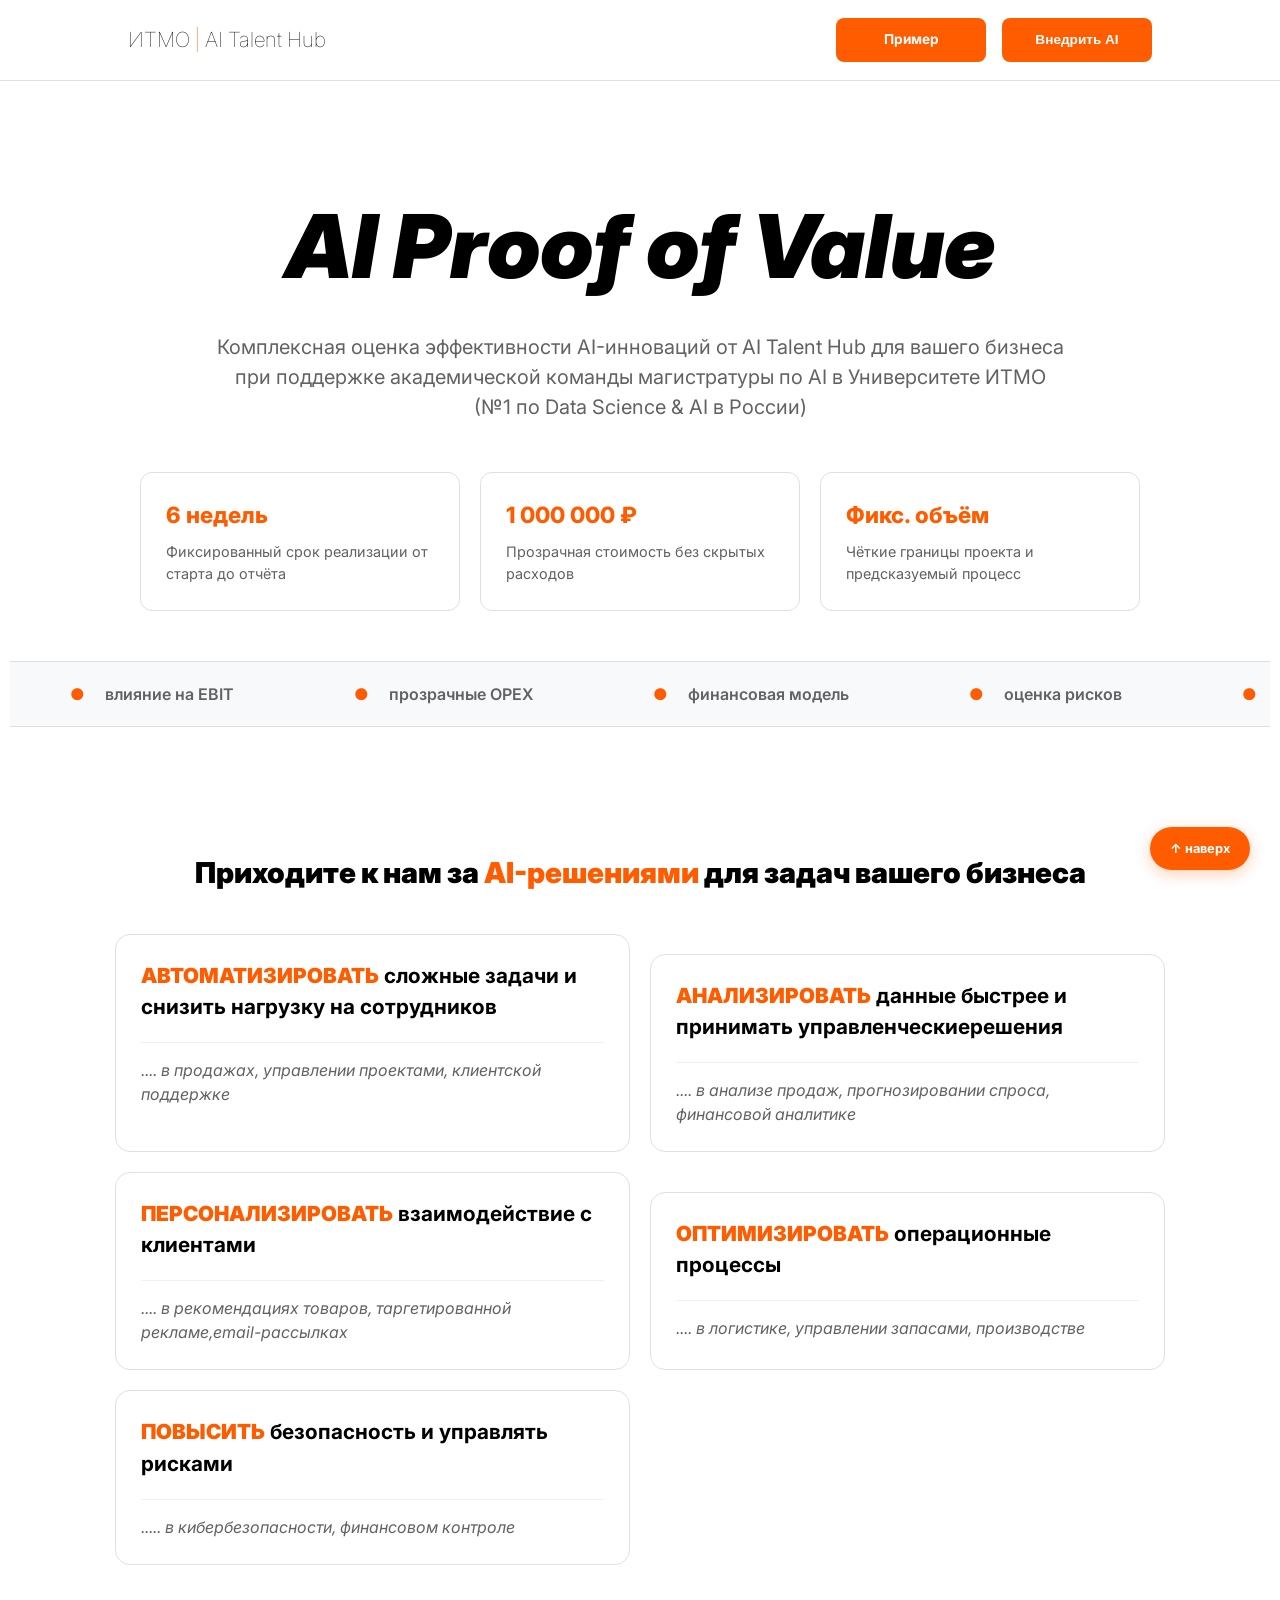
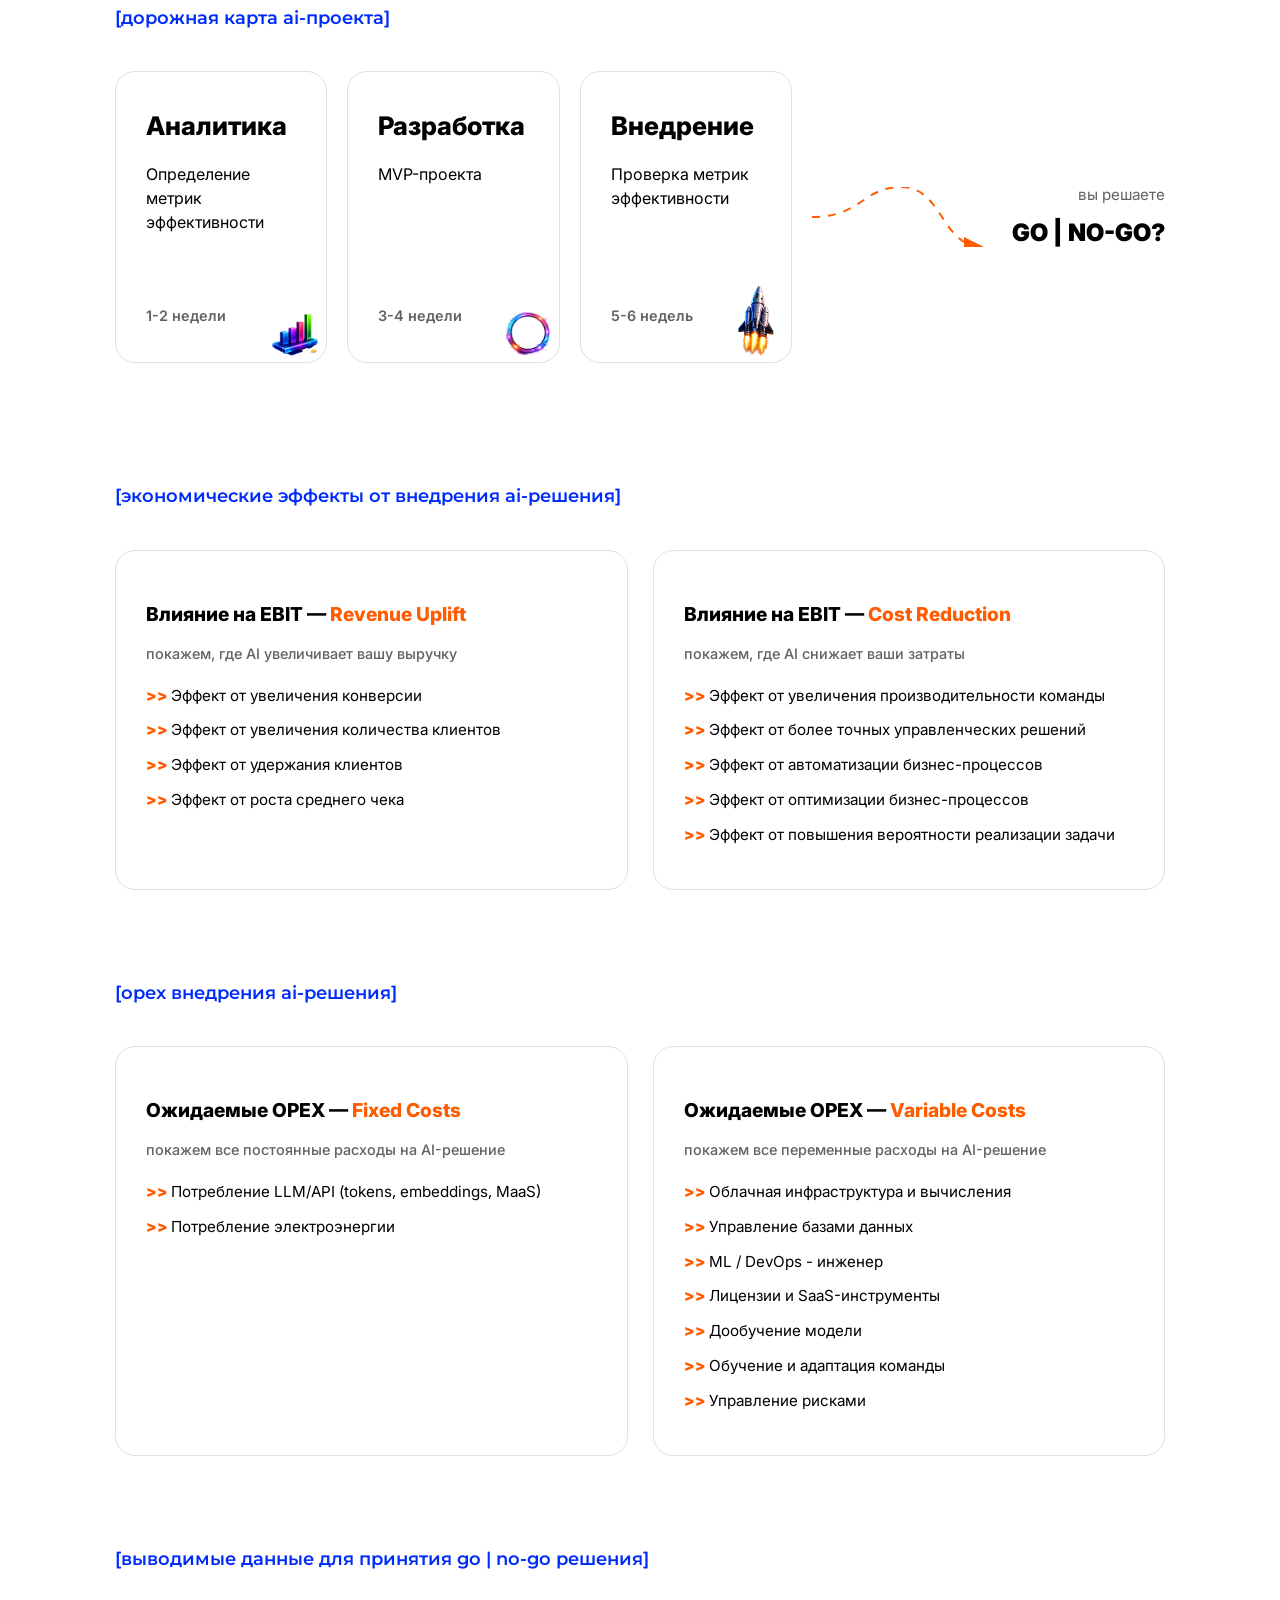
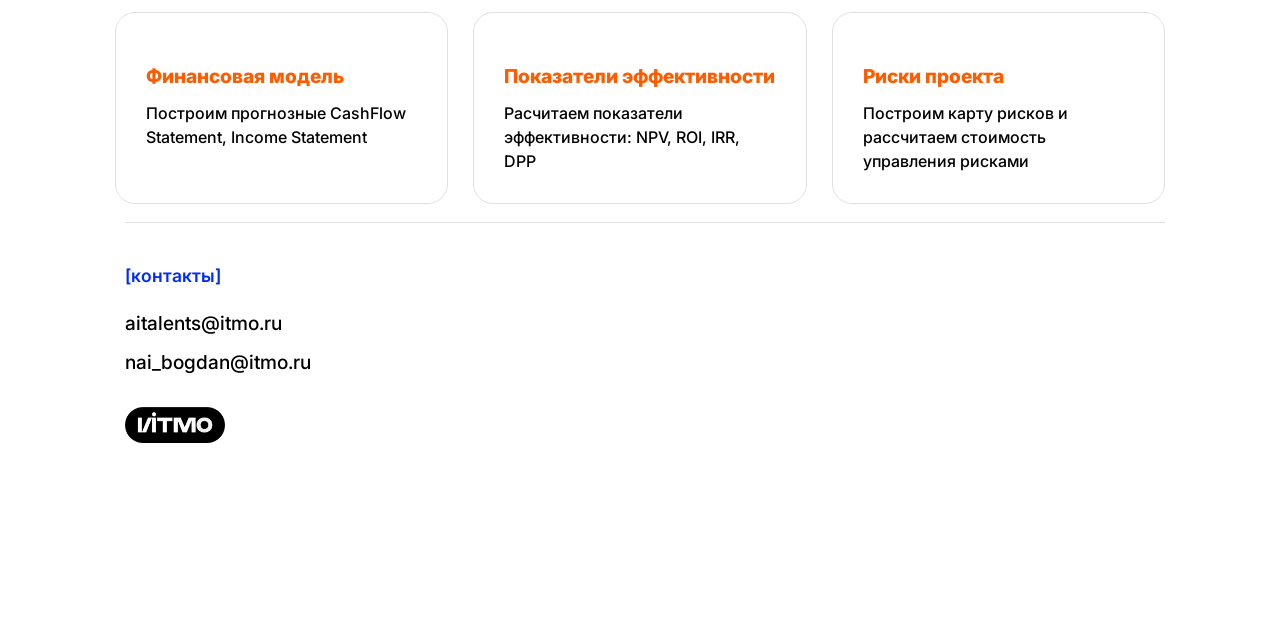
<file: index.html>
<!DOCTYPE html>
<html lang="ru">
<head>
    <meta charset="UTF-8">
    <meta name="viewport" content="width=device-width, initial-scale=1.0">
    <title>AI Talent Hub - Proof of Value</title>
    
    <link rel="preconnect" href="https://fonts.googleapis.com">
    <link rel="preconnect" href="https://fonts.gstatic.com" crossorigin>
    <link href="https://fonts.googleapis.com/css2?family=Inter:ital,wght@0,400;0,600;0,700;0,800;0,900;1,400&family=Montserrat:wght@600;700&display=swap" rel="stylesheet">

    <style>
        :root {
            --white: #FFFFFF;
            --black: #000000;
            --blue: #002CFB;
            --orange: #FF5C00;
            --gray: #626262;
            --light-border: #E0E0E0;
            --light-bg: #F8F9FA;
        }

        body {
            background-color: var(--white);
            color: var(--black);
            font-family: 'Inter', sans-serif;
            margin: 0;
            padding: 0;
            padding-top: 80px;
            line-height: 1.5;
            overflow-x: hidden;
            -webkit-font-smoothing: antialiased;
        }

        .container { padding: 80px 9%; }

        /* --- ШАПКА --- */
        .main-header {
            position: fixed;
            top: 0; left: 0; width: 100%; height: 80px;
            background-color: rgba(255, 255, 255, 0.98);
            border-bottom: 1px solid var(--light-border);
            display: flex; align-items: center; z-index: 9999;
        }

        .header-container {
            width: 100%; padding: 0 10%;
            display: flex; justify-content: space-between; align-items: center;
        }

        .header-logo-text { font-size: 1.3rem; font-weight: 100; }
        .divider { color: var(--orange); margin: 0 5px; }
        .header-menu { display: flex; gap: 30px; }
        .menu-item { text-decoration: none; color: var(--gray); font-size: 0.9rem; font-weight: 600; }
        .header-center { display: flex; justify-content: center; flex: 1; }
        .header-actions { display: flex; justify-content: flex-end; gap: 16px; align-items: center; }
        .btn-orange-header {
            background-color: var(--orange); color: var(--white); border: none;
            width: 150px;
            height: 44px;
            border-radius: 8px; font-weight: 700; font-size: 0.85rem;
            cursor: pointer;
            text-decoration: none;
            display: inline-flex;
            align-items: center;
            justify-content: center;
            line-height: 1;
            appearance: none;
        }

        /* --- HERO --- */
        .hero-section { text-align: center; padding-bottom: 60px; }
        .hero-section h1 i { font-size: clamp(3rem, 10vw, 5.5rem); font-weight: 900; font-style: italic; display: block; margin-bottom: 15px; }
        .hero-section .main-desc { max-width: 850px; font-size: 1.25rem; color: var(--gray); margin: 0 auto 50px auto; }
        .pov-features { display: grid; grid-template-columns: repeat(3, 1fr); gap: 20px; max-width: 1000px; margin: 0 auto; }
        .feature-box { border: 1px solid var(--light-border); padding: 25px; border-radius: 12px; text-align: left; transition: 0.3s; }
        .feature-box:hover { border-color: var(--orange); transform: translateY(-8px); box-shadow: 0 12px 30px rgba(0,0,0,0.05); }
        .feature-box .value { display: block; font-size: 1.4rem; font-weight: 800; color: var(--orange); margin-bottom: 10px; }
        .feature-box .label { font-size: 0.9rem; color: var(--gray); margin: 0; }

        /* --- ШАХМАТКА РЕШЕНИЙ --- */
        .solutions-section { padding: 40px 0 40px 0; }
        .section-title-big { font-size: 1.8rem; text-align: center; margin-bottom: 40px; font-weight: 900; }
        .section-title-big span { color: var(--orange); }
        .grid-container-solutions { display: grid; grid-template-columns: repeat(2, 1fr); gap: 20px; }
        .solution-card { border: 1px solid var(--light-border); padding: 25px; border-radius: 15px; transition: 0.4s; background: #fff; }
        .solution-card:hover { border-color: var(--orange); transform: translateY(-8px); box-shadow: 0 12px 30px rgba(0,0,0,0.05); }
        .solution-card:nth-child(even) { margin-top: 20px; }
        .solution-card b { display: block; font-size: 1.3rem; margin-bottom: 15px; font-weight: 700; }
        .solution-card b span { color: var(--orange); font-weight: 900; text-transform: uppercase; }
        .solution-card i { display: block; margin-top: 20px; color: var(--gray); font-style: italic; font-size: 1rem; border-top: 1px solid #F0F0F0; padding-top: 15px; }

        /* --- ДОРОЖНАЯ КАРТА --- */
        .roadmap-tag { display: inline-block; color: var(--blue); font-weight: 600; margin-bottom: 40px; font-size: 1.1rem; text-transform: lowercase; font-family: 'Montserrat', sans-serif; }
        .roadmap-grid { position: relative; display: flex; justify-content: space-between; gap: 20px; margin-bottom: 120px; }
        .roadmap-card { flex: 1; border: 1px solid var(--light-border); padding: 35px 30px; border-radius: 20px; display: flex; flex-direction: column; justify-content: space-between; min-height: 220px; transition: 0.3s; z-index: 1; background: #fff; overflow: hidden; position: relative; }
        .roadmap-card:hover { border-color: var(--orange); transform: translateY(-5px); }
        .roadmap-card h3 { font-size: 1.6rem; font-weight: 800; margin: 0 0 12px 0; }
        .roadmap-card > div:last-child { display: flex; align-items: center; justify-content: space-between; gap: 12px; }
        .roadmap-card .weeks { font-size: 0.9rem; color: var(--gray); font-weight: 600; margin-bottom: 0; }
        .roadmap-card--has-image .roadmap-card-image { position: absolute; width: 28%; max-width: 110px; bottom: 0; right: 0; transform: translate(0, 0); pointer-events: none; }
        .roadmap-connector { flex: 0 0 180px; display: flex; align-items: center; justify-content: center; }
        .roadmap-connector::before { content: '';
            display: block;
            width: 180px;
            height: 60px;
            background-image: url("data:image/svg+xml,%3Csvg xmlns='http://www.w3.org/2000/svg' viewBox='0 0 180 60'%3E%3Cdefs%3E%3Cmarker id='a' markerWidth='10' markerHeight='10' refX='9' refY='5' orient='auto'%3E%3Cpath d='M0,0 L10,5 L0,10 Z' fill='%23FF5C00'/%3E%3C/marker%3E%3C/defs%3E%3Cpath d='M0,30 C50,30 50,0 90,0 C130,0 130,60 170,60' fill='none' stroke='%23FF5C00' stroke-width='2' stroke-dasharray='8 8' marker-end='url(%23a)'/%3E%3C/svg%3E");
            background-repeat: no-repeat;
            background-size: contain;
        }
        .roadmap-decision { flex: 0.6; text-align: right; display: flex; flex-direction: column; justify-content: center; align-items: flex-end; gap: 8px; }
        .roadmap-decision span { font-size: 0.95rem; color: var(--gray); }
        .roadmap-decision b { font-size: 1.5rem; font-weight: 900; margin-top: 0; display: inline-block; white-space: nowrap; }

        /* --- ЭКОНОМИКА И OPEX --- */
        .section-group { margin-bottom: 90px; position: relative; }
        .section-group--final { overflow: hidden; }
          .section-group--final .logo-footer { position: absolute; width: 4.5%; max-width: 45px; bottom: 18px; right: 18px; opacity: 0.15; pointer-events: none; }
        .row-container { display: flex; gap: 25px; transition: 0.5s; }
        .sub-card { flex: 1; border: 1px solid var(--light-border); padding: 30px; border-radius: 20px; background: var(--white); transition: 0.5s; }
        .row-container:hover .sub-card { opacity: 0.4; transform: scale(0.96); }
        .row-container .sub-card:hover { opacity: 1; transform: scale(1.05); border-color: var(--orange); z-index: 10; }
        .sub-card h3 { font-size: 1.2rem; font-weight: 800; margin-bottom: 10px; }
        .orange-text { color: var(--orange) !important; }
        .sub-card ul { list-style: none; padding: 0; margin: 0; }
        .sub-card li { font-size: 0.95rem; margin-bottom: 12px; padding-left: 25px; position: relative; }
        .sub-card li::before { content: '>>'; position: absolute; left: 0; color: var(--orange); font-weight: 900; }
        .single-line { font-size: 1rem; font-weight: 500; }

        /* --- БЕГУЩАЯ СТРОКА --- */
        .marquee-container { overflow: hidden; background: var(--light-bg); border-top: 1px solid var(--light-border); border-bottom: 1px solid var(--light-border); margin-top: 50px; margin-left: -10%; margin-right: -10%; width: 120%; }
        .marquee-content { display: flex; animation: scroll 40s linear infinite; white-space: nowrap; padding: 20px 0; }
        .marquee-item { padding: 0 60px; font-weight: 600; color: var(--gray); font-size: 1rem; font-family: 'Inter', sans-serif; flex-shrink: 0; }
        .marquee-item::before { content: '●'; margin-right: 20px; color: var(--orange); animation: blink 1.5s infinite; }
        @keyframes scroll { 0% { transform: translateX(0); } 100% { transform: translateX(-33.33%); } }
        @keyframes blink { 0%, 100% { opacity: 1; } 50% { opacity: 0.3; } }

          /* --- КОНТАКТЫ --- */
        .main-footer { padding: 10px 0 10px 10px; }
        .footer-line { border: none; border-top: 1px solid var(--light-border); margin-bottom: 40px; }
        .footer-tag { display: inline-block; color: var(--blue); font-weight: 600; margin-bottom: 20px; font-size: 1.1rem; text-transform: lowercase; }
        .contact-links { display: flex; flex-direction: column; gap: 10px; }
        .contact-links a { color: var(--black); text-decoration: none; font-size: 1.2rem; font-weight: 500; transition: 0.2s; }
        .contact-links a:hover { color: var(--orange); }

        .main-footer img { max-width: 100px; height: auto); margin-top: 20px; }

        /* --- КНОПКА НАВЕРХ --- */
        .back-to-top {
            position: fixed; bottom: 30px; right: 30px;
            background-color: var(--orange); color: var(--white);
            text-decoration: none; padding: 12px 20px; border-radius: 50px;
            font-weight: 700; font-size: 0.8rem; z-index: 1000;
            box-shadow: 0 4px 15px rgba(255, 92, 0, 0.3);
            transition: 0.3s; text-transform: lowercase;
        }
        .back-to-top:hover { transform: translateY(-5px); background-color: #e05200; }

    </style>
</head>
<body>

    <header class="main-header">
        <div class="header-container">
            <div class="header-logo-text">
                <a href="https://abit.itmo.ru/program/master/ai" target="_blank" style="text-decoration: none; color: inherit;"><span class="itmo-text">ИТМО</span></a><span class="divider">|</span><a href="https://ai.itmo.ru" target="_blank" style="text-decoration: none; color: inherit;"><span class="ath-text">AI Talent Hub</span></a>
            </div>
            <div class="header-actions">
                <a href="example.html" class="btn-orange-header" target="_blank" rel="noopener">Пример</a>
                <button class="btn-orange-header">Внедрить AI</button>
            </div>
        </div>
    </header>

    <div class="container">
        <section class="hero-section">
            <h1><i>AI Proof of Value</i></h1>
            <p class="main-desc">Комплексная оценка эффективности AI-инноваций от AI Talent Hub для вашего бизнеса при поддержке академической команды магистратуры по AI в Университете ИТМО (№1 по Data Science & AI в России)</p>
            <div class="pov-features">
                <div class="feature-box"><span class="value">6 недель</span><p class="label">Фиксированный срок реализации от старта до отчёта</p></div>
                <div class="feature-box"><span class="value">1 000 000 ₽</span><p class="label">Прозрачная стоимость без скрытых расходов</p></div>
                <div class="feature-box"><span class="value">Фикс. объём</span><p class="label">Чёткие границы проекта и предсказуемый процесс</p></div>
            </div>
            <div class="marquee-container">
                <div class="marquee-content">
                    <span class="marquee-item">влияние на EBIT</span>
                    <span class="marquee-item">прозрачные OPEX</span>
                    <span class="marquee-item">финансовая модель</span>
                    <span class="marquee-item">оценка рисков</span>
                    <span class="marquee-item">NPV, ROI, DPP</span>
                    <span class="marquee-item">влияние на EBIT</span>
                    <span class="marquee-item">прозрачные OPEX</span>
                    <span class="marquee-item">финансовая модель</span>
                    <span class="marquee-item">оценка рисков</span>
                    <span class="marquee-item">NPV, ROI, DPP</span>
                    <span class="marquee-item">влияние на EBIT</span>
                    <span class="marquee-item">прозрачные OPEX</span>
                    <span class="marquee-item">финансовая модель</span>
                    <span class="marquee-item">оценка рисков</span>
                    <span class="marquee-item">NPV, ROI, DPP</span>
                </div>
            </div>
        </section>

        <section class="solutions-section">
            <h2 class="section-title-big">Приходите к нам за <span>AI-решениями</span> для задач вашего бизнеса</h2>
            <div class="grid-container-solutions">
                <div class="solution-card"><b><span>АВТОМАТИЗИРОВАТЬ</span> сложные задачи и снизить нагрузку на сотрудников</b><i>.... в продажах, управлении проектами, клиентской поддержке</i></div>
                <div class="solution-card"><b><span>АНАЛИЗИРОВАТЬ</span> данные быстрее и принимать управленческиерешения</b><i>.... в анализе продаж, прогнозировании спроса, финансовой аналитике</i></div>
                <div class="solution-card"><b><span>ПЕРСОНАЛИЗИРОВАТЬ</span> взаимодействие с клиентами</b><i>.... в рекомендациях товаров, таргетированной рекламе,email-рассылках </i></div>
                <div class="solution-card"><b><span>ОПТИМИЗИРОВАТЬ</span> операционные процессы</b><i>.... в логистике, управлении запасами, производстве</i></div>
                <div class="solution-card"><b><span>ПОВЫСИТЬ</span> безопасность и управлять рисками</b><i>..... в кибербезопасности, финансовом контроле</i></div>
            </div>
        </section>

        <div class="roadmap-tag">[дорожная карта AI-проекта]</div>
        <div class="roadmap-grid">
            <div class="roadmap-card roadmap-card--has-image">
                <div>
                    <h3>Аналитика</h3><p>Определение метрик эффективности</p>
                </div>
                <div><span class="weeks">1-2 недели</span><div class="dots-group"><div class="dot-orange"></div><div class="dot-orange"></div><div class="dot-orange"></div></div></div>
                <img class="roadmap-card-image" src="img/graph.png" alt="График аналитики">
            </div>
            <div class="roadmap-card roadmap-card--has-image">
                <div>
                    <h3>Разработка</h3><p>MVP-проекта</p>
                </div>
                <div><span class="weeks">3-4 недели</span></div>
                <img class="roadmap-card-image" src="img/ring.png" alt="Кольцо разработки">
            </div>
            <div class="roadmap-card roadmap-card--has-image">
                <div>
                    <h3>Внедрение</h3><p>Проверка метрик эффективности</p>
                </div>
                <div><span class="weeks">5-6 недель</span><div class="dots-group"><div class="dot-orange"></div><div class="dot-orange"></div><div class="dot-orange"></div></div></div>
                <img class="roadmap-card-image" src="img/rocket.png" alt="Ракета внедрения">
            </div>
            <div class="roadmap-connector" aria-hidden="true"></div>
            <div class="roadmap-decision"><span>вы решаете</span><b>GO | NO-GO?</b></div>
        </div>

        <div class="section-group">
            <div class="roadmap-tag">[экономические эффекты от внедрения AI-решения]</div>
            <div class="row-container">
                <div class="sub-card">
                    <h3>Влияние на EBIT — <span class="orange-text">Revenue Uplift
                    </span></h3>
                    <p style="color:var(--gray); font-size:0.9rem; margin-bottom:20px; font-weight: 500;">покажем, где AI увеличивает вашу выручку</p>
                    <ul>
                        <li>Эффект от увеличения конверсии</li>
                        <li>Эффект от увеличения количества клиентов</li>
                        <li>Эффект от удержания клиентов</li>
                        <li>Эффект от роста среднего чека</li>
                    </ul>
                </div>
                <div class="sub-card">
                    <h3>Влияние на EBIT — <span class="orange-text">Cost Reduction</span></h3>
                    <p style="color:var(--gray); font-size:0.9rem; margin-bottom:20px; font-weight: 500;">покажем, где AI снижает ваши затраты</p>
                    <ul>
                        <li>Эффект от увеличения производительности команды</li>
                        <li>Эффект от более точных управленческих решений</li>
                        <li>Эффект от автоматизации бизнес-процессов</li>
                        <li>Эффект от оптимизации бизнес-процессов</li>
                        <li>Эффект от повышения вероятности реализации задачи</li>
                    </ul>
                </div>
            </div>
        </div>

        <div class="section-group">
            <div class="roadmap-tag">[OPEX внедрения AI-решения]</div>
            <div class="row-container">
                <div class="sub-card">
                    <h3>Ожидаемые OPEX — <span class="orange-text">Fixed Costs</span></h3>
                    <p style="color:var(--gray); font-size:0.9rem; margin-bottom:20px; font-weight: 500;">покажем все постоянные расходы на AI-решение </p>
                    <ul>
                        <li>Потребление LLM/API (tokens, embeddings, MaaS)</li>
                        <li>Потребление электроэнергии</li>
                    </ul>
                </div>
                <div class="sub-card">
                    <h3>Ожидаемые OPEX — <span class="orange-text">Variable Costs</span></h3>
                    <p style="color:var(--gray); font-size:0.9rem; margin-bottom:20px; font-weight: 500;">покажем все переменные расходы на AI-решение </p>
                    <ul>
                        <li>Облачная инфраструктура и вычисления</li>
                        <li>Управление базами данных</li>
                        <li>ML / DevOps - инженер</li>
                        <li>Лицензии и SaaS-инструменты</li>
                        <li>Дообучение модели</li>
                        <li>Обучение и адаптация команды</li>
                        <li>Управление рисками</li>
                    </ul>
                </div>
            </div>
        </div>

        <div class="section-group section-group--final">
            <div class="roadmap-tag">[выводимые данные для принятия GO | NO-GO решения]</div>
            <div class="row-container">
                <div class="sub-card"><h3 class="orange-text">Финансовая модель</h3><div class="single-line">Построим прогнозные CashFlow Statement, Income Statement</div></div>
                <div class="sub-card"><h3 class="orange-text">Показатели эффективности</h3><div class="single-line">Расчитаем показатели эффективности: NPV, ROI, IRR, DPP</div></div>
                <div class="sub-card"><h3 class="orange-text">Риски проекта</h3><div class="single-line">Построим карту рисков и рассчитаем стоимость управления рисками</div></div>
        </div>

    <a href="#" class="back-to-top" id="backToTop">↑ наверх</a>

    <footer class="main-footer">
        <hr class="footer-line">
        <div class="footer-container">
            <div class="footer-block">
                <span class="footer-tag">[контакты]</span>
                <div class="contact-links">
                    <a href="mailto:aitalents@itmo.ru">aitalents@itmo.ru</a>
                    <a href="mailto:nai_bogdan@itmo.ru">nai_bogdan@itmo.ru</a>
                    <img class="roadmap-card-image" src="img/itmo.png" alt="ИТМО Контакты">
                </div>
            </div>
        </div>
    </footer>

</body>
</html>
</file>
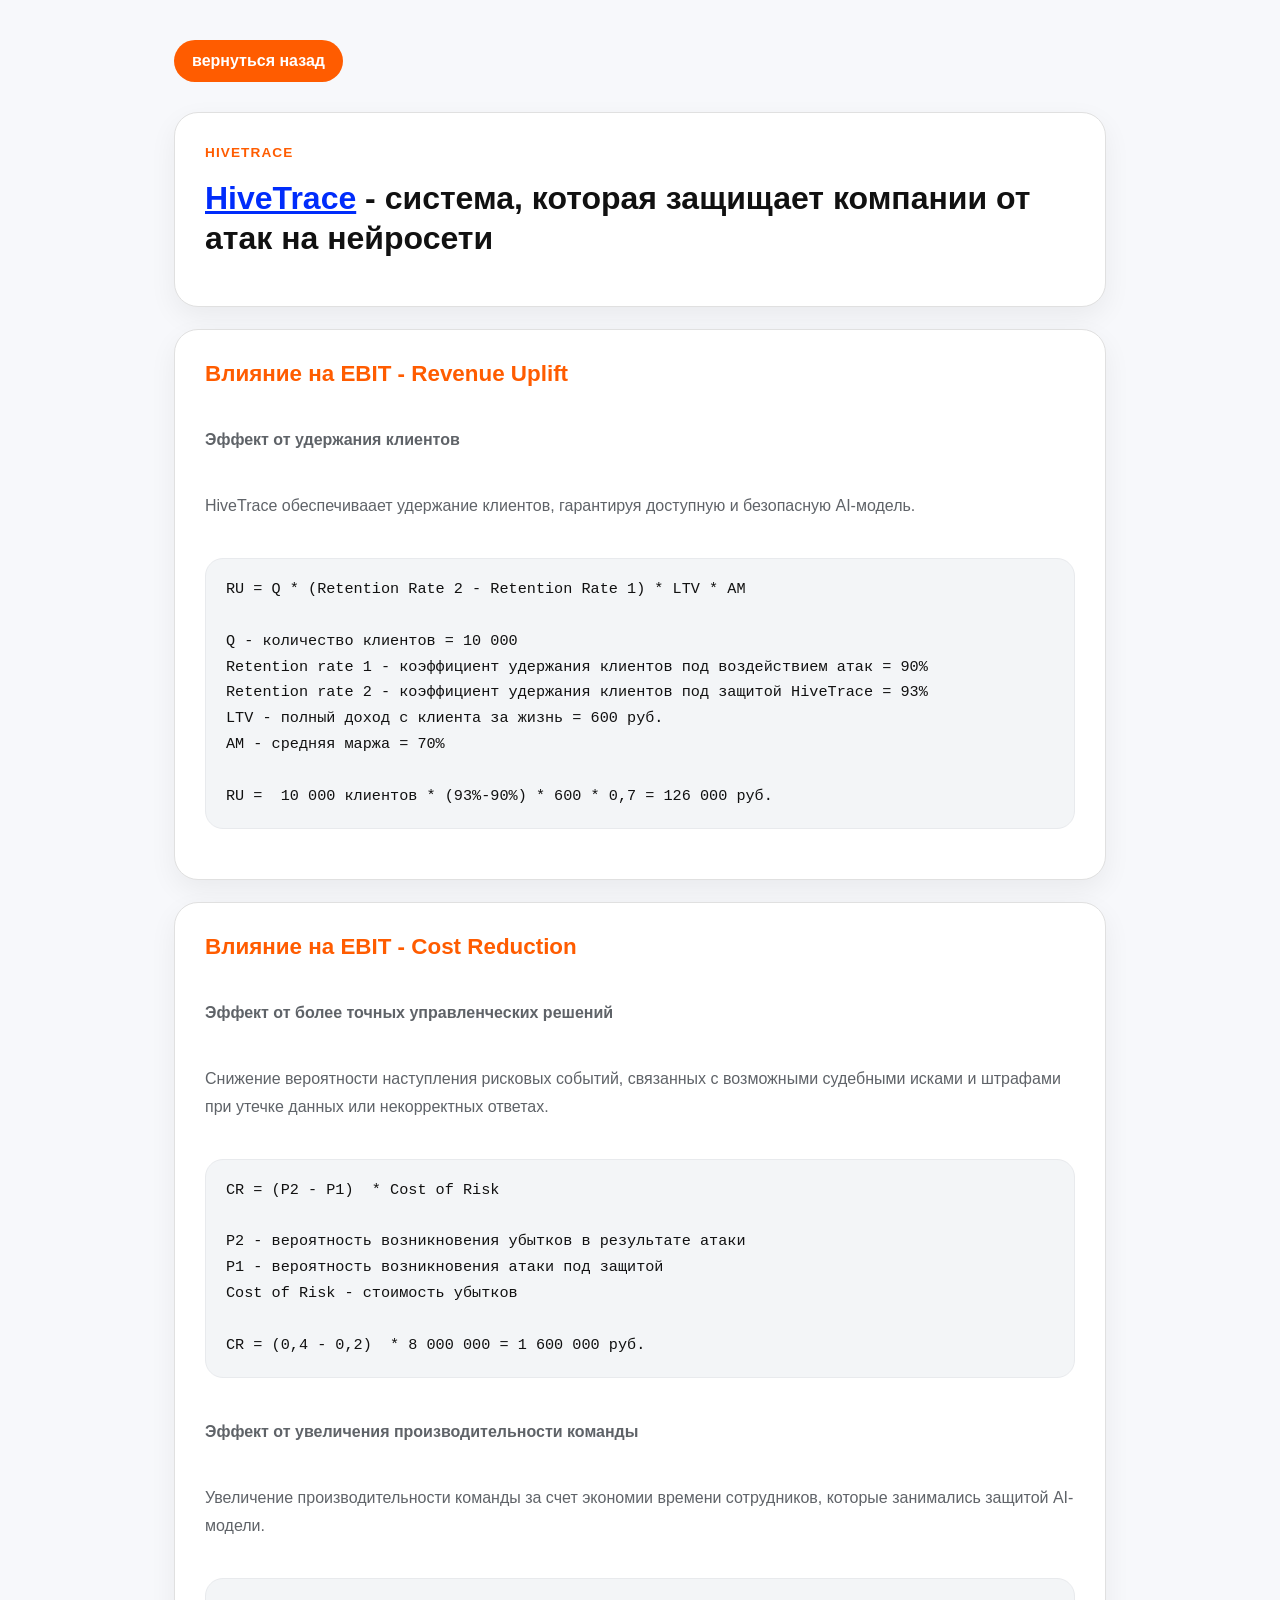
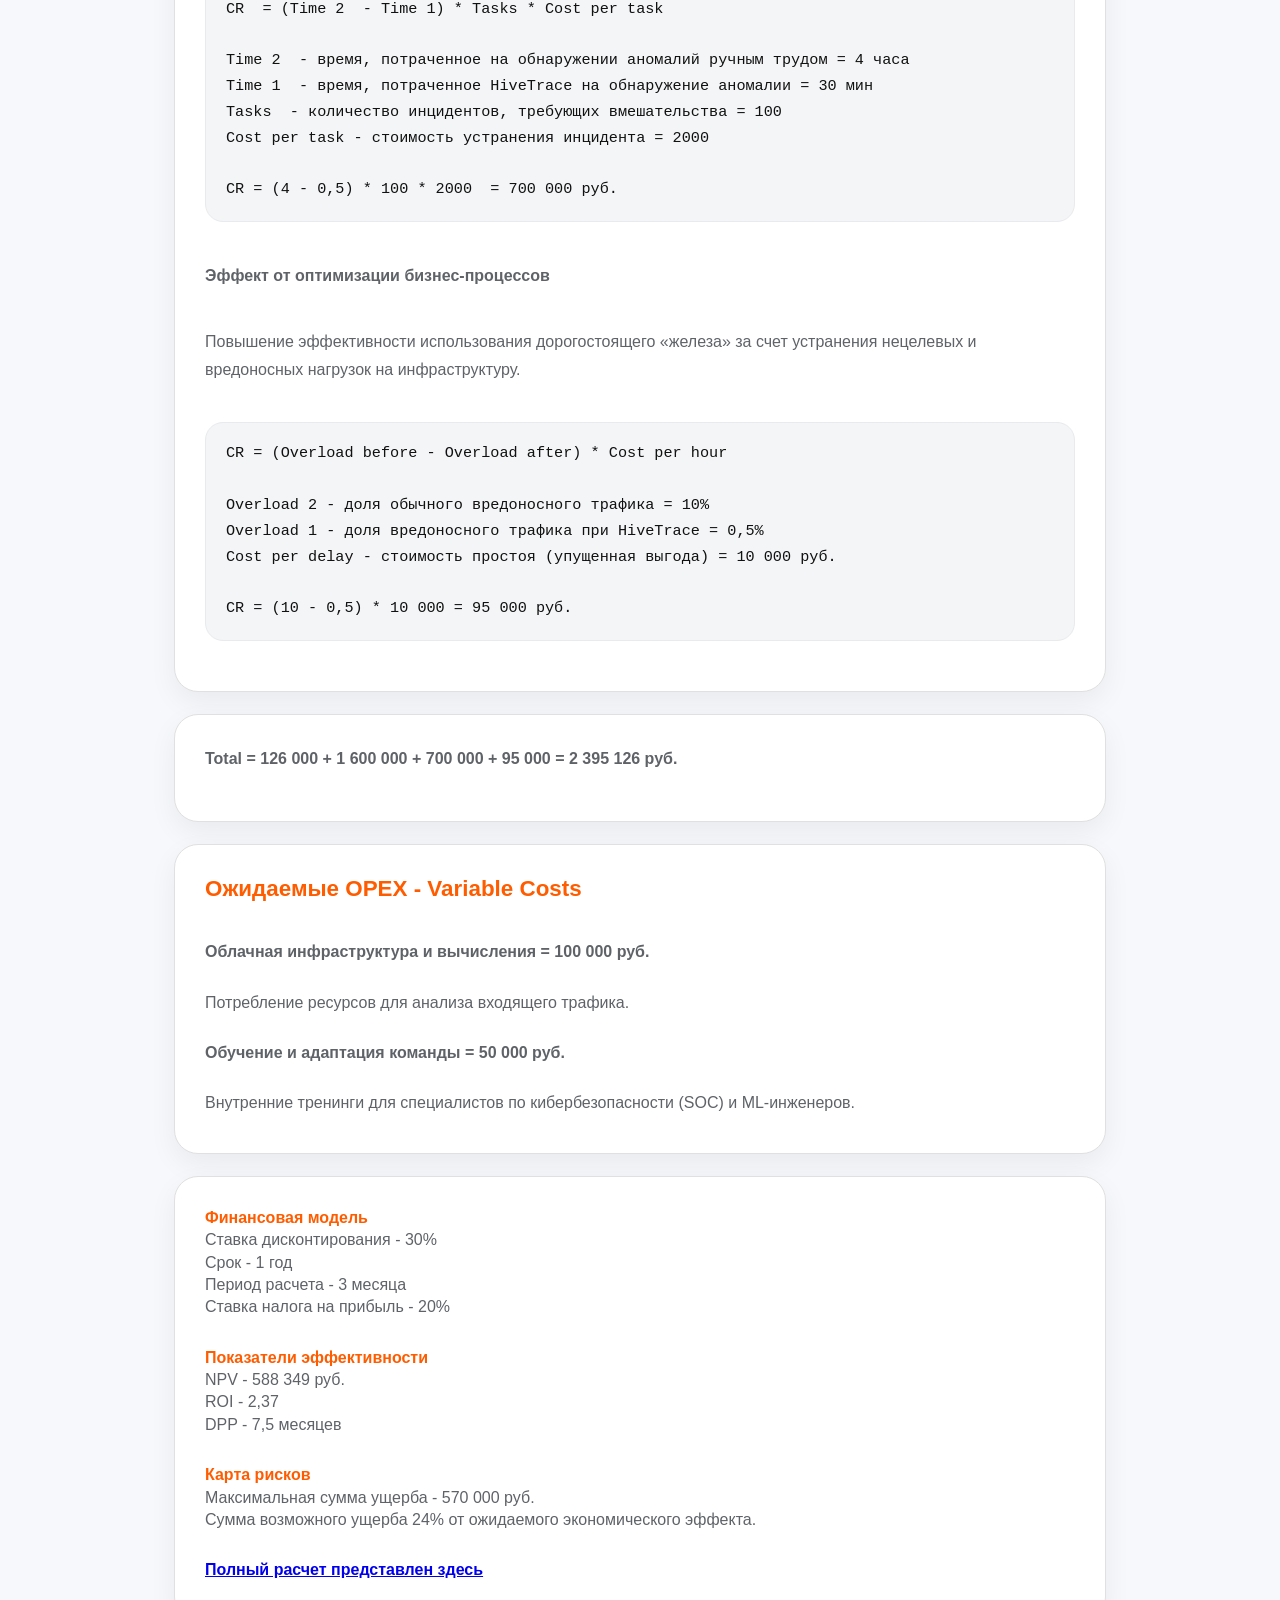
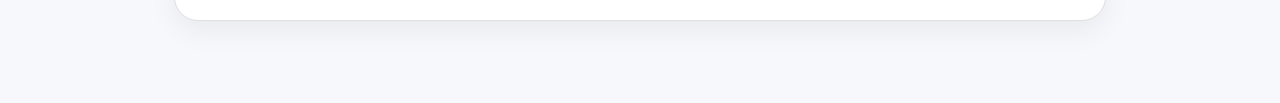
<file: example.html>
<!DOCTYPE html>
<html lang="ru">
<head>
    <meta charset="UTF-8">
    <meta name="viewport" content="width=device-width, initial-scale=1.0">
    <title>HiveTrace</title>
    <style>
        :root {
            --white: #FFFFFF;
            --black: #111111;
            --orange: #FF5C00;
            --gray: #5F6368;
            --light-border: #E0E0E0;
            --light-bg: #F7F8FB;
        }

        * {
            box-sizing: border-box;
        }

        body {
            margin: 0;
            font-family: 'Inter', sans-serif;
            background: var(--light-bg);
            color: var(--black);
            min-height: 100vh;
        }

        .page {
            max-width: 980px;
            margin: 0 auto;
            padding: 40px 24px 60px;
        }

        .back-link {
            display: inline-flex;
            align-items: center;
            padding: 12px 18px;
            margin-bottom: 30px;
            background: var(--orange);
            color: #fff;
            text-decoration: none;
            border-radius: 999px;
            font-weight: 700;
            transition: background 0.25s ease;
        }

        .back-link:hover {
            background: #e05100;
        }

        .block-card {
            background: #fff;
            border: 1px solid var(--light-border);
            border-radius: 24px;
            padding: 30px;
            margin-bottom: 22px;
            transition: transform 0.3s ease, border-color 0.3s ease, box-shadow 0.3s ease;
            box-shadow: 0 10px 28px rgba(0, 0, 0, 0.06);
        }

        .block-card:hover {
            transform: translateY(-8px);
            border-color: var(--orange);
            box-shadow: 0 22px 45px rgba(0, 0, 0, 0.12);
        }

        .block-title {
            display: inline-block;
            margin-bottom: 18px;
            color: var(--orange);
            font-weight: 700;
            letter-spacing: 0.08em;
            text-transform: uppercase;
            font-size: 0.85rem;
        }

        .orange-text {
            color: var(--orange);
            font-weight: 700;
        }

        .blue-text {
            color: #002CFB;
            font-weight: 700;
        }

        h1,
        h2 {
            margin: 0 0 18px;
            line-height: 1.25;
        }

        h1 {
            font-size: clamp(2rem, 2.4vw, 2.6rem);
        }

        h2 {
            font-size: 1.4rem;
            color: #111;
        }

        .text {
            margin: 0 0 18px;
            color: var(--gray);
            line-height: 1.75;
            font-size: 1rem;
        }

        .code {
            display: block;
            width: 100%;
            background: #F3F5F7;
            border: 1px solid #E8EAED;
            border-radius: 18px;
            padding: 18px 20px;
            color: #111;
            font-family: ui-monospace, SFMono-Regular, Menlo, Monaco, Consolas, monospace;
            font-size: 0.95rem;
            line-height: 1.7;
            white-space: pre-wrap;
            word-break: break-word;
            margin: 0 0 20px;
        }

        .block-group {
            display: grid;
            gap: 20px;
        }

        .compact-block .text {
            margin-bottom: 8px;
            line-height: 1.4;
        }
    </style>
</head>
<body>
    <div class="page">
        <a href="index.html" class="back-link">вернуться назад</a>

        <div class="block-card">
            <span class="block-title">HiveTrace</span>
            <h1><a href="https://ai.itmo.ru/tpost/afppegfoc1-hivetrace" target="_blank" rel="noopener" class="blue-text">HiveTrace</a> - система, которая защищает компании от атак на нейросети</h1>
        </div>

        <div class="block-card block-group">
            <h2><span class="orange-text">Влияние на EBIT - Revenue Uplift</span></h2>
            <p class="text orange-text">Эффект от удержания клиентов</p>
            <p class="text">HiveTrace обеспечиваает удержание клиентов, гарантируя доступную и безопасную AI-модель.</p>
            <div class="code">RU = Q * (Retention Rate 2 - Retention Rate 1) * LTV * AM

Q - количество клиентов = 10 000
Retention rate 1 - коэффициент удержания клиентов под воздействием атак = 90%
Retention rate 2 - коэффициент удержания клиентов под защитой HiveTrace = 93%
LTV - полный доход с клиента за жизнь = 600 руб.
AM - средняя маржа = 70%

RU =  10 000 клиентов * (93%-90%) * 600 * 0,7 = 126 000 руб.</div>
        </div>

        <div class="block-card block-group">
            <h2><span class="orange-text">Влияние на EBIT - Cost Reduction</span></h2>
            <p class="text orange-text">Эффект от более точных управленческих решений</p>
            <p class="text">Снижение вероятности наступления рисковых событий, связанных с возможными судебными исками и штрафами при утечке данных или некорректных ответах.</p>
            <div class="code">CR = (P2 - P1)  * Cost of Risk

P2 - вероятность возникновения убытков в результате атаки
P1 - вероятность возникновения атаки под защитой
Cost of Risk - стоимость убытков

CR = (0,4 - 0,2)  * 8 000 000 = 1 600 000 руб.</div>
            <p class="text orange-text">Эффект от увеличения производительности команды</p>
            <p class="text">Увеличение производительности команды за счет экономии времени сотрудников, которые занимались защитой AI-модели.</p>
            <div class="code">CR  = (Time 2  - Time 1) * Tasks * Cost per task

Time 2  - время, потраченное на обнаружении аномалий ручным трудом = 4 часа
Time 1  - время, потраченное HiveTrace на обнаружение аномалии = 30 мин
Tasks  - количество инцидентов, требующих вмешательства = 100
Cost per task - стоимость устранения инцидента = 2000

CR = (4 - 0,5) * 100 * 2000  = 700 000 руб.</div>
            <p class="text orange-text">Эффект от оптимизации бизнес-процессов</p>
            <p class="text">Повышение эффективности использования дорогостоящего «железа» за счет устранения нецелевых и вредоносных нагрузок на инфраструктуру.</p>
            <div class="code">CR = (Overload before - Overload after) * Cost per hour 

Overload 2 - доля обычного вредоносного трафика = 10%
Overload 1 - доля вредоносного трафика при HiveTrace = 0,5%
Cost per delay - стоимость простоя (упущенная выгода) = 10 000 руб.

CR = (10 - 0,5) * 10 000 = 95 000 руб.
</div>
        </div>

        <div class="block-card block-group">
            <p class="text blue-text"><strong>Total = 126 000 + 1 600 000 + 700 000 + 95 000 = 2 395 126 руб.</strong></p>
        </div>

        <div class="block-card block-group compact-block">
            <h2><span class="orange-text">Ожидаемые OPEX - Variable Costs</span></h2>
            <p class="text orange-text">Облачная инфраструктура и вычисления = 100 000 руб.</p>
            <p class="text">Потребление ресурсов для анализа входящего трафика.</p>
            <p class="text orange-text">Обучение и адаптация команды = 50 000 руб.</p>
            <p class="text">Внутренние тренинги для специалистов по кибербезопасности (SOC) и ML-инженеров.</p>
        </div>

        <div class="block-card block-group compact-block">
            <p class="text"><strong class="orange-text">Финансовая модель</strong><br>Ставка дисконтирования - 30%<br>Срок - 1 год<br>Период расчета - 3 месяца<br>Ставка налога на прибыль - 20%</p>
            <p class="text"><strong class="orange-text">Показатели эффективности</strong><br>NPV - 588 349 руб.<br>ROI - 2,37<br>DPP - 7,5 месяцев</p>
            <p class="text"><strong class="orange-text">Карта рисков</strong><br>Максимальная сумма ущерба - 570 000 руб.<br>Сумма возможного ущерба 24% от ожидаемого экономического эффекта.</p>
            <p class="text blue-text"><a href="https://docs.google.com/spreadsheets/d/1IGrGr-xEAG6QEBg4K4834nIj_UCzp0E6s2TK2G9cHPE/edit?usp=sharing" target="_blank" rel="noopener">Полный расчет представлен здесь</a></p>
        </div>
    </div>
</body>
</html>
</file>
